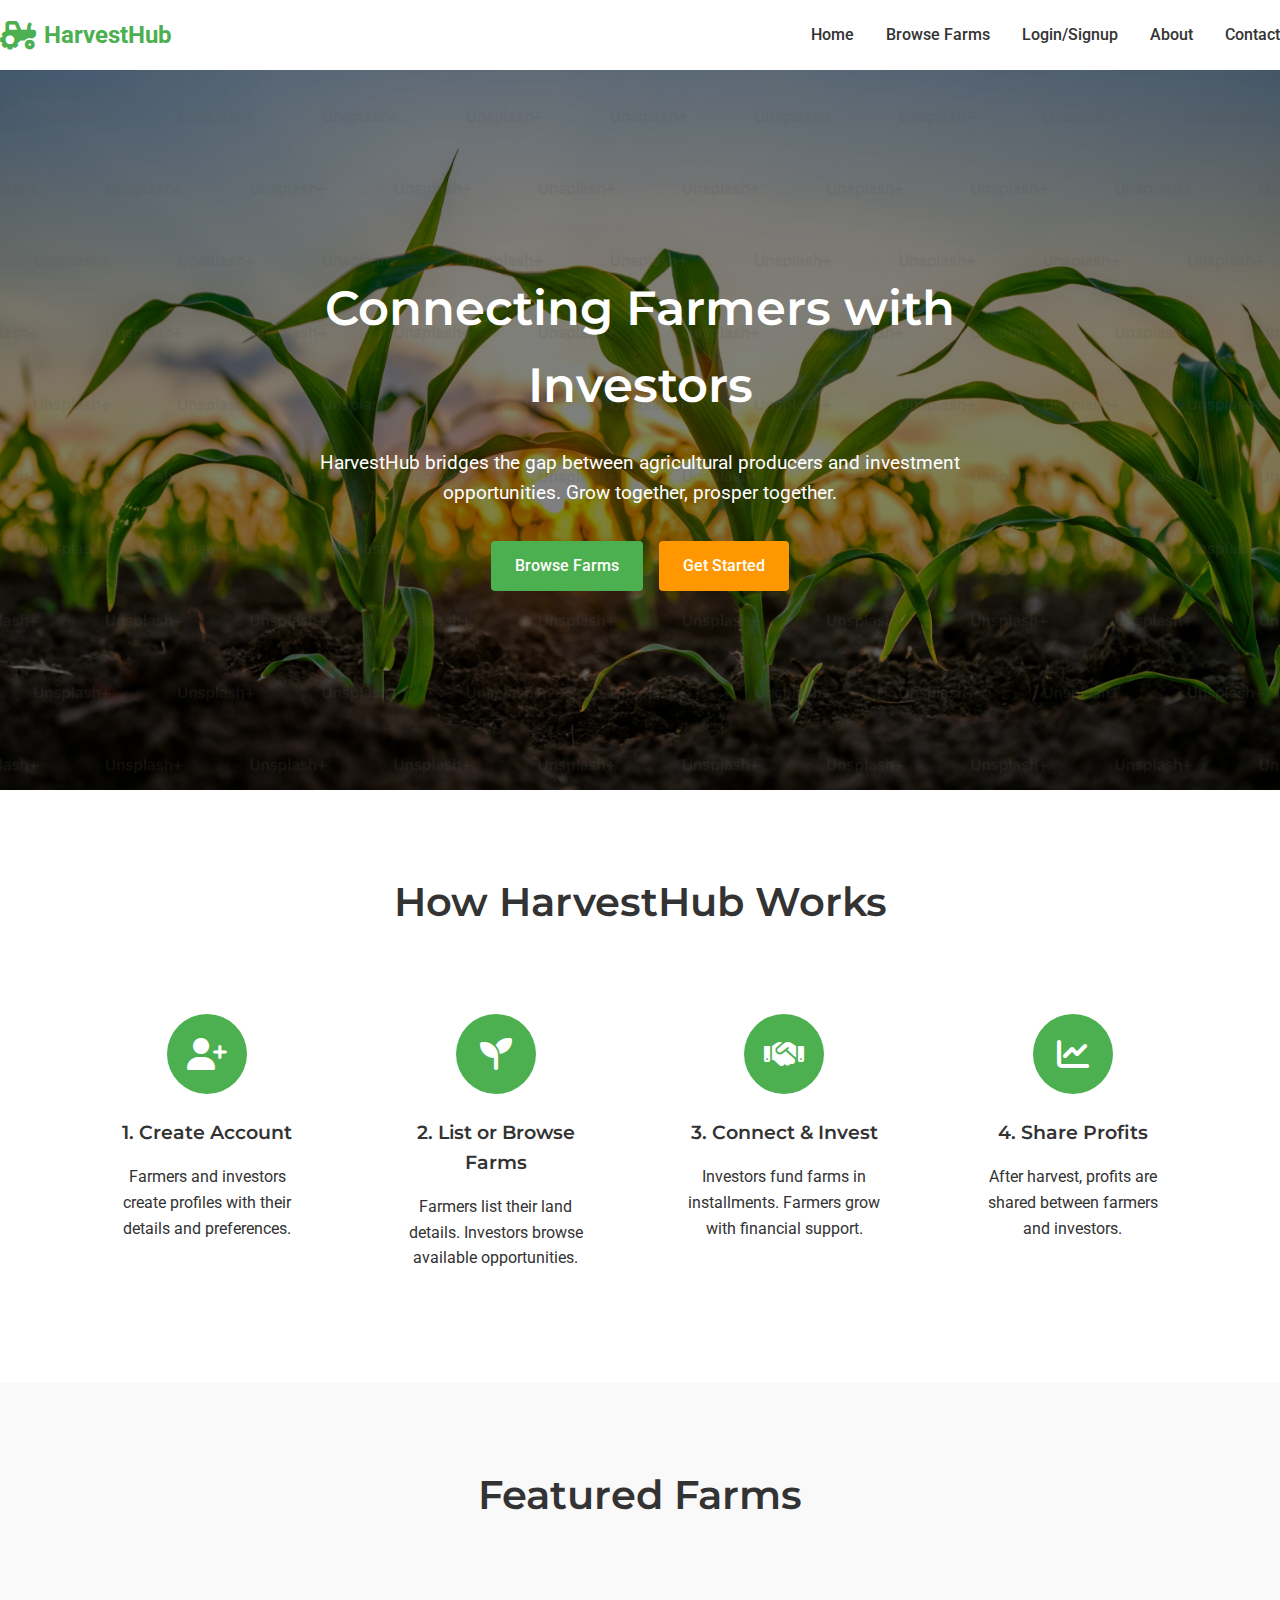
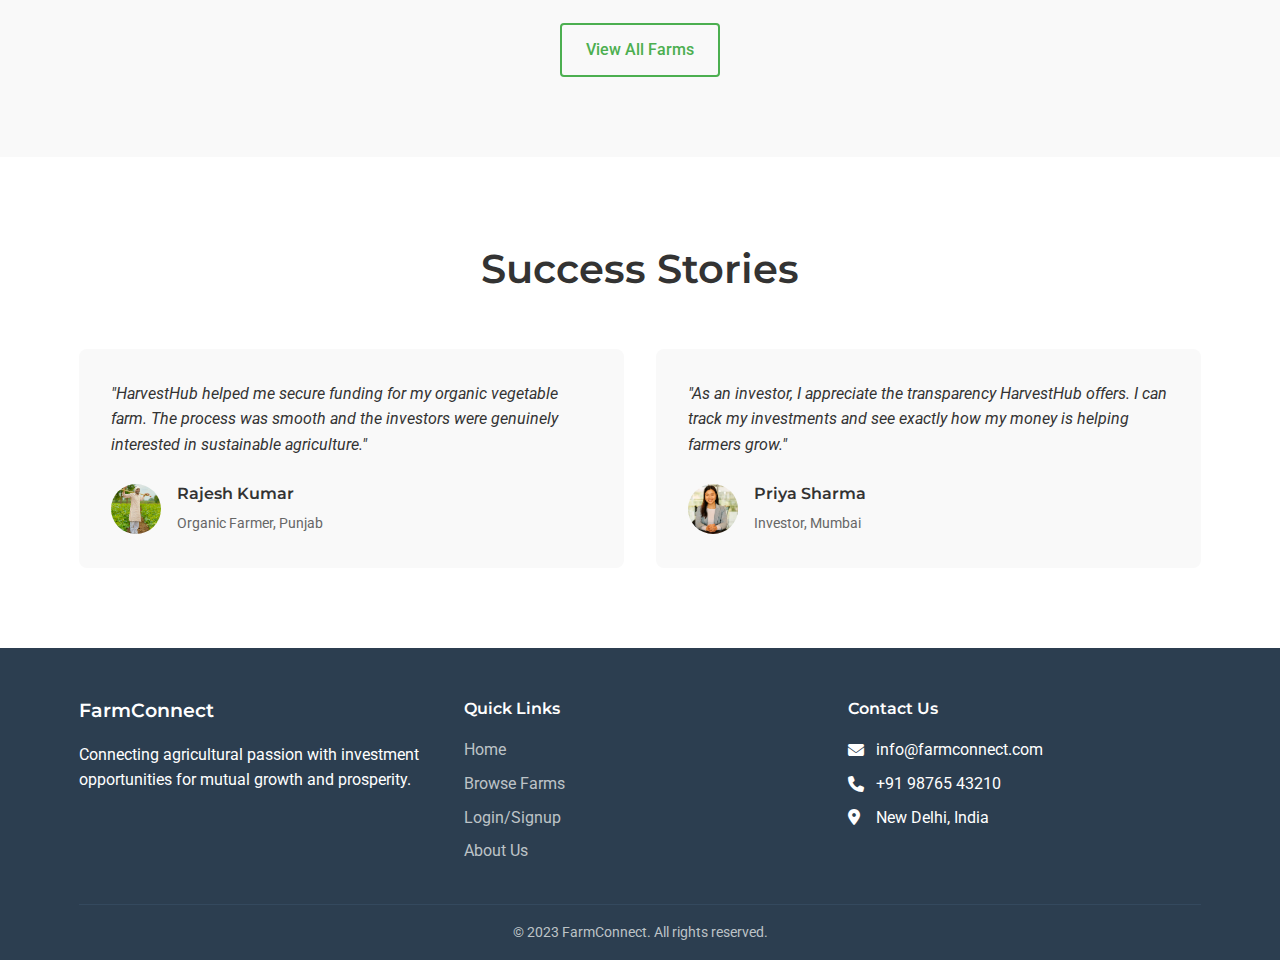
<file: index.html>
<!DOCTYPE html>
<html lang="en">
<head>
    <meta charset="UTF-8">
    <meta name="viewport" content="width=device-width, initial-scale=1.0">
    <title>HarvestHub - Connecting Farmers & Investors</title>
    <link rel="stylesheet" href="styles/main.css">
    <link href="https://fonts.googleapis.com/css2?family=Roboto:wght@300;400;500;700&family=Montserrat:wght@400;600;700&display=swap" rel="stylesheet">
    <link rel="stylesheet" href="https://cdnjs.cloudflare.com/ajax/libs/font-awesome/6.4.0/css/all.min.css">
</head>
<body>
    <!-- Navigation Bar -->
    <nav class="navbar">
        <div class="nav-container">
            <div class="nav-logo">
                <i class="fas fa-tractor"></i>
                <span>HarvestHub</span>
            </div>
            <ul class="nav-menu">
                <li class="nav-item"><a href="index.html" class="nav-link">Home</a></li>
                <li class="nav-item"><a href="browse-farms.html" class="nav-link">Browse Farms</a></li>
                <li class="nav-item"><a href="login.html" class="nav-link">Login/Signup</a></li>
                <li class="nav-item"><a href="#" class="nav-link">About</a></li>
                <li class="nav-item"><a href="#" class="nav-link">Contact</a></li>
            </ul>
            <div class="hamburger">
                <span class="bar"></span>
                <span class="bar"></span>
                <span class="bar"></span>
            </div>
        </div>
    </nav>

    <!-- Hero Section -->
    <section class="hero">
        <div class="hero-content">
            <h1>Connecting Farmers with Investors</h1>
            <p>HarvestHub bridges the gap between agricultural producers and investment opportunities. Grow together, prosper together.</p>
            <div class="hero-buttons">
                <a href="browse-farms.html" class="btn btn-primary">Browse Farms</a>
                <a href="login.html" class="btn btn-secondary">Get Started</a>
            </div>
        </div>
    </section>

    <!-- How It Works Section -->
    <section class="how-it-works">
        <div class="container">
            <h2>How HarvestHub Works</h2>
            <div class="steps">
                <div class="step">
                    <div class="step-icon">
                        <i class="fas fa-user-plus"></i>
                    </div>
                    <h3>1. Create Account</h3>
                    <p>Farmers and investors create profiles with their details and preferences.</p>
                </div>
                <div class="step">
                    <div class="step-icon">
                        <i class="fas fa-seedling"></i>
                    </div>
                    <h3>2. List or Browse Farms</h3>
                    <p>Farmers list their land details. Investors browse available opportunities.</p>
                </div>
                <div class="step">
                    <div class="step-icon">
                        <i class="fas fa-handshake"></i>
                    </div>
                    <h3>3. Connect & Invest</h3>
                    <p>Investors fund farms in installments. Farmers grow with financial support.</p>
                </div>
                <div class="step">
                    <div class="step-icon">
                        <i class="fas fa-chart-line"></i>
                    </div>
                    <h3>4. Share Profits</h3>
                    <p>After harvest, profits are shared between farmers and investors.</p>
                </div>
            </div>
        </div>
    </section>

    <!-- Featured Farms Section -->
    <section class="featured-farms">
        <div class="container">
            <h2>Featured Farms</h2>
            <div class="farms-grid">
                <!-- Farm cards will be dynamically loaded here -->
            </div>
            <div class="view-all">
                <a href="browse-farms.html" class="btn btn-outline">View All Farms</a>
            </div>
        </div>
    </section>

    <!-- Testimonials Section -->
    <section class="testimonials">
        <div class="container">
            <h2>Success Stories</h2>
            <div class="testimonial-cards">
                <div class="testimonial">
                    <div class="testimonial-content">
                        <p>"HarvestHub helped me secure funding for my organic vegetable farm. The process was smooth and the investors were genuinely interested in sustainable agriculture."</p>
                        <div class="testimonial-author">
                            <img src="images/farmer-profile.jpg" alt="Farmer">
                            <div>
                                <h4>Rajesh Kumar</h4>
                                <span>Organic Farmer, Punjab</span>
                            </div>
                        </div>
                    </div>
                </div>
                <div class="testimonial">
                    <div class="testimonial-content">
                        <p>"As an investor, I appreciate the transparency HarvestHub offers. I can track my investments and see exactly how my money is helping farmers grow."</p>
                        <div class="testimonial-author">
                            <img src="images/investor-profile.jpg" alt="Investor">
                            <div>
                                <h4>Priya Sharma</h4>
                                <span>Investor, Mumbai</span>
                            </div>
                        </div>
                    </div>
                </div>
            </div>
        </div>
    </section>

    <!-- Footer -->
    <footer class="footer">
        <div class="container">
            <div class="footer-content">
                <div class="footer-section">
                    <h3>FarmConnect</h3>
                    <p>Connecting agricultural passion with investment opportunities for mutual growth and prosperity.</p>
                </div>
                <div class="footer-section">
                    <h4>Quick Links</h4>
                    <ul>
                        <li><a href="index.html">Home</a></li>
                        <li><a href="browse-farms.html">Browse Farms</a></li>
                        <li><a href="login.html">Login/Signup</a></li>
                        <li><a href="#">About Us</a></li>
                    </ul>
                </div>
                <div class="footer-section">
                    <h4>Contact Us</h4>
                    <p><i class="fas fa-envelope"></i> info@farmconnect.com</p>
                    <p><i class="fas fa-phone"></i> +91 98765 43210</p>
                    <p><i class="fas fa-map-marker-alt"></i> New Delhi, India</p>
                </div>
            </div>
            <div class="footer-bottom">
                <p>&copy; 2023 FarmConnect. All rights reserved.</p>
            </div>
        </div>
    </footer>

    <script src="scripts/main.js"></script>
</body>
</html>
</file>
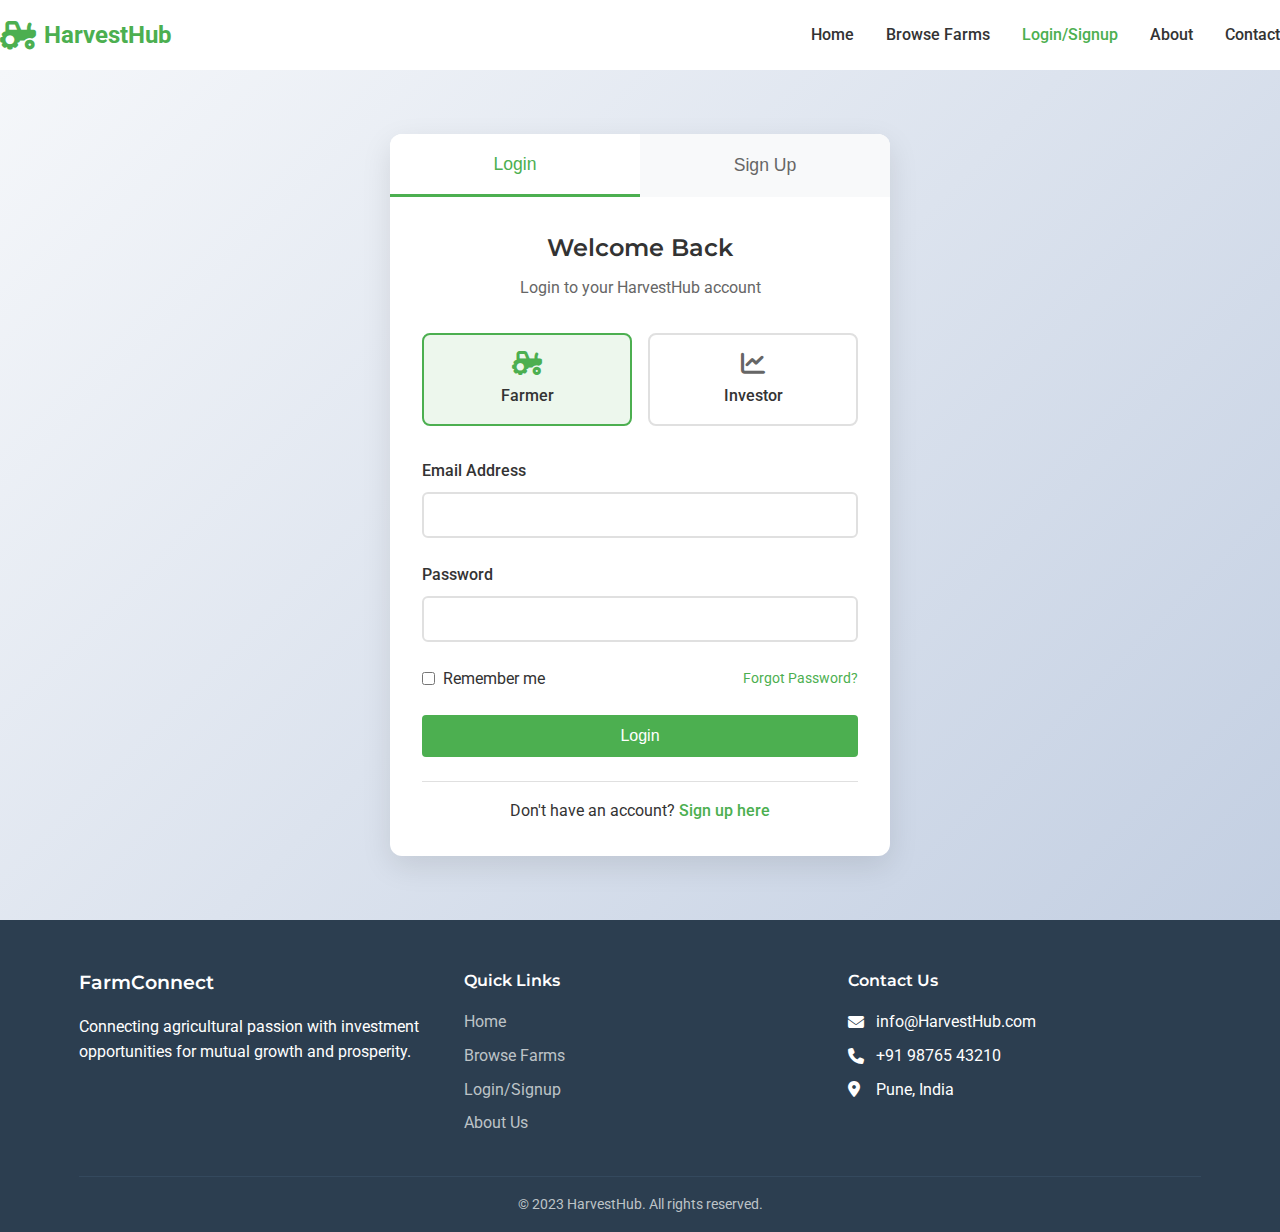
<file: farmer-dashboard.html>
<!DOCTYPE html>
<html lang="en">
<head>
    <meta charset="UTF-8">
    <meta name="viewport" content="width=device-width, initial-scale=1.0">
    <title>Farmer Dashboard - FarmConnect</title>
    <link rel="stylesheet" href="styles/main.css">
    <link rel="stylesheet" href="styles/dashboard.css">
    <link href="https://fonts.googleapis.com/css2?family=Roboto:wght@300;400;500;700&family=Montserrat:wght@400;600;700&display=swap" rel="stylesheet">
    <link rel="stylesheet" href="https://cdnjs.cloudflare.com/ajax/libs/font-awesome/6.4.0/css/all.min.css">
</head>
<body>
    <!-- Navigation Bar -->
    <nav class="navbar">
        <div class="nav-container">
            <div class="nav-logo">
                <i class="fas fa-tractor"></i>
                <span>FarmConnect</span>
            </div>
            <ul class="nav-menu">
                <li class="nav-item"><a href="index.html" class="nav-link">Home</a></li>
                <li class="nav-item"><a href="browse-farms.html" class="nav-link">Browse Farms</a></li>
                <li class="nav-item"><a href="farmer-dashboard.html" class="nav-link active">Dashboard</a></li>
                <li class="nav-item"><a href="#" class="nav-link">Messages</a></li>
                <li class="nav-item"><a href="#" class="nav-link logout">Logout</a></li>
            </ul>
            <div class="hamburger">
                <span class="bar"></span>
                <span class="bar"></span>
                <span class="bar"></span>
            </div>
        </div>
    </nav>

    <!-- Dashboard Header -->
    <section class="dashboard-header">
        <div class="container">
            <div class="dashboard-welcome">
                <h1>Welcome back, Rajesh!</h1>
                <p>Here's your farming dashboard and investment overview</p>
            </div>
        </div>
    </section>

    <!-- Dashboard Stats -->
    <section class="dashboard-stats">
        <div class="container">
            <div class="stats-grid">
                <div class="stat-card">
                    <div class="stat-icon">
                        <i class="fas fa-rupee-sign"></i>
                    </div>
                    <div class="stat-info">
                        <h3>₹2,45,000</h3>
                        <p>Total Investment Received</p>
                    </div>
                </div>
                <div class="stat-card">
                    <div class="stat-icon">
                        <i class="fas fa-users"></i>
                    </div>
                    <div class="stat-info">
                        <h3>8</h3>
                        <p>Active Investors</p>
                    </div>
                </div>
                <div class="stat-card">
                    <div class="stat-icon">
                        <i class="fas fa-chart-line"></i>
                    </div>
                    <div class="stat-info">
                        <h3>42%</h3>
                        <p>Funding Progress</p>
                    </div>
                </div>
                <div class="stat-card">
                    <div class="stat-icon">
                        <i class="fas fa-calendar-alt"></i>
                    </div>
                    <div class="stat-info">
                        <h3>65 Days</h3>
                        <p>Until Next Harvest</p>
                    </div>
                </div>
            </div>
        </div>
    </section>

    <!-- Dashboard Content -->
    <section class="dashboard-content">
        <div class="container">
            <div class="dashboard-grid">
                <!-- My Farms Section -->
                <div class="dashboard-section">
                    <div class="section-header">
                        <h2>My Farms</h2>
                        <button class="btn btn-primary" id="add-farm-btn">Add New Farm</button>
                    </div>
                    <div class="farms-list">
                        <div class="farm-item">
                            <div class="farm-image" style="background-image: url('images/farm1.jpg');"></div>
                            <div class="farm-details">
                                <h3>Organic Vegetable Farm</h3>
                                <p><i class="fas fa-map-marker-alt"></i> Punjab, India</p>
                                <div class="farm-stats">
                                    <div class="farm-stat">
                                        <span class="value">₹1,50,000</span>
                                        <span class="label">Investment Goal</span>
                                    </div>
                                    <div class="farm-stat">
                                        <span class="value">₹85,000</span>
                                        <span class="label">Raised</span>
                                    </div>
                                    <div class="farm-stat">
                                        <span class="value">5</span>
                                        <span class="label">Investors</span>
                                    </div>
                                </div>
                                <div class="farm-actions">
                                    <button class="btn btn-outline">View Details</button>
                                    <button class="btn btn-primary">Update Progress</button>
                                </div>
                            </div>
                        </div>
                        
                        <div class="farm-item">
                            <div class="farm-image" style="background-image: url('images/farm2.jpg');"></div>
                            <div class="farm-details">
                                <h3>Wheat Cultivation</h3>
                                <p><i class="fas fa-map-marker-alt"></i> Haryana, India</p>
                                <div class="farm-stats">
                                    <div class="farm-stat">
                                        <span class="value">₹3,00,000</span>
                                        <span class="label">Investment Goal</span>
                                    </div>
                                    <div class="farm-stat">
                                        <span class="value">₹1,60,000</span>
                                        <span class="label">Raised</span>
                                    </div>
                                    <div class="farm-stat">
                                        <span class="value">3</span>
                                        <span class="label">Investors</span>
                                    </div>
                                </div>
                                <div class="farm-actions">
                                    <button class="btn btn-outline">View Details</button>
                                    <button class="btn btn-primary">Update Progress</button>
                                </div>
                            </div>
                        </div>
                    </div>
                </div>

                <!-- Recent Activity Section -->
                <div class="dashboard-section">
                    <div class="section-header">
                        <h2>Recent Activity</h2>
                    </div>
                    <div class="activity-list">
                        <div class="activity-item">
                            <div class="activity-icon">
                                <i class="fas fa-user-plus"></i>
                            </div>
                            <div class="activity-content">
                                <p><strong>Priya Sharma</strong> invested ₹25,000 in your Organic Vegetable Farm</p>
                                <span class="activity-time">2 hours ago</span>
                            </div>
                        </div>
                        <div class="activity-item">
                            <div class="activity-icon">
                                <i class="fas fa-comment"></i>
                            </div>
                            <div class="activity-content">
                                <p><strong>Amit Patel</strong> sent you a message about your Wheat Cultivation farm</p>
                                <span class="activity-time">1 day ago</span>
                            </div>
                        </div>
                        <div class="activity-item">
                            <div class="activity-icon">
                                <i class="fas fa-chart-line"></i>
                            </div>
                            <div class="activity-content">
                                <p>Your Organic Vegetable Farm reached 65% of its funding goal</p>
                                <span class="activity-time">3 days ago</span>
                            </div>
                        </div>
                    </div>
                </div>

                <!-- Profit Sharing Section -->
                <div class="dashboard-section">
                    <div class="section-header">
                        <h2>Profit Sharing</h2>
                    </div>
                    <div class="profit-sharing">
                        <div class="profit-card">
                            <h3>Next Distribution</h3>
                            <div class="profit-details">
                                <div class="profit-item">
                                    <span>Estimated Profit:</span>
                                    <span class="amount">₹85,000</span>
                                </div>
                                <div class="profit-item">
                                    <span>Your Share (60%):</span>
                                    <span class="amount">₹51,000</span>
                                </div>
                                <div class="profit-item">
                                    <span>Investors Share (40%):</span>
                                    <span class="amount">₹34,000</span>
                                </div>
                                <div class="profit-item">
                                    <span>Distribution Date:</span>
                                    <span class="date">Dec 15, 2023</span>
                                </div>
                            </div>
                        </div>
                    </div>
                </div>
            </div>
        </div>
    </section>

    <!-- Footer -->
    <footer class="footer">
        <div class="container">
            <div class="footer-content">
                <div class="footer-section">
                    <h3>FarmConnect</h3>
                    <p>Connecting agricultural passion with investment opportunities for mutual growth and prosperity.</p>
                </div>
                <div class="footer-section">
                    <h4>Quick Links</h4>
                    <ul>
                        <li><a href="index.html">Home</a></li>
                        <li><a href="browse-farms.html">Browse Farms</a></li>
                        <li><a href="login.html">Login/Signup</a></li>
                        <li><a href="#">About Us</a></li>
                    </ul>
                </div>
                <div class="footer-section">
                    <h4>Contact Us</h4>
                    <p><i class="fas fa-envelope"></i> info@farmconnect.com</p>
                    <p><i class="fas fa-phone"></i> +91 98765 43210</p>
                    <p><i class="fas fa-map-marker-alt"></i> New Delhi, India</p>
                </div>
            </div>
            <div class="footer-bottom">
                <p>&copy; 2023 FarmConnect. All rights reserved.</p>
            </div>
        </div>
    </footer>

    <script src="scripts/dashboard.js"></script>
</body>
</html>
</file>
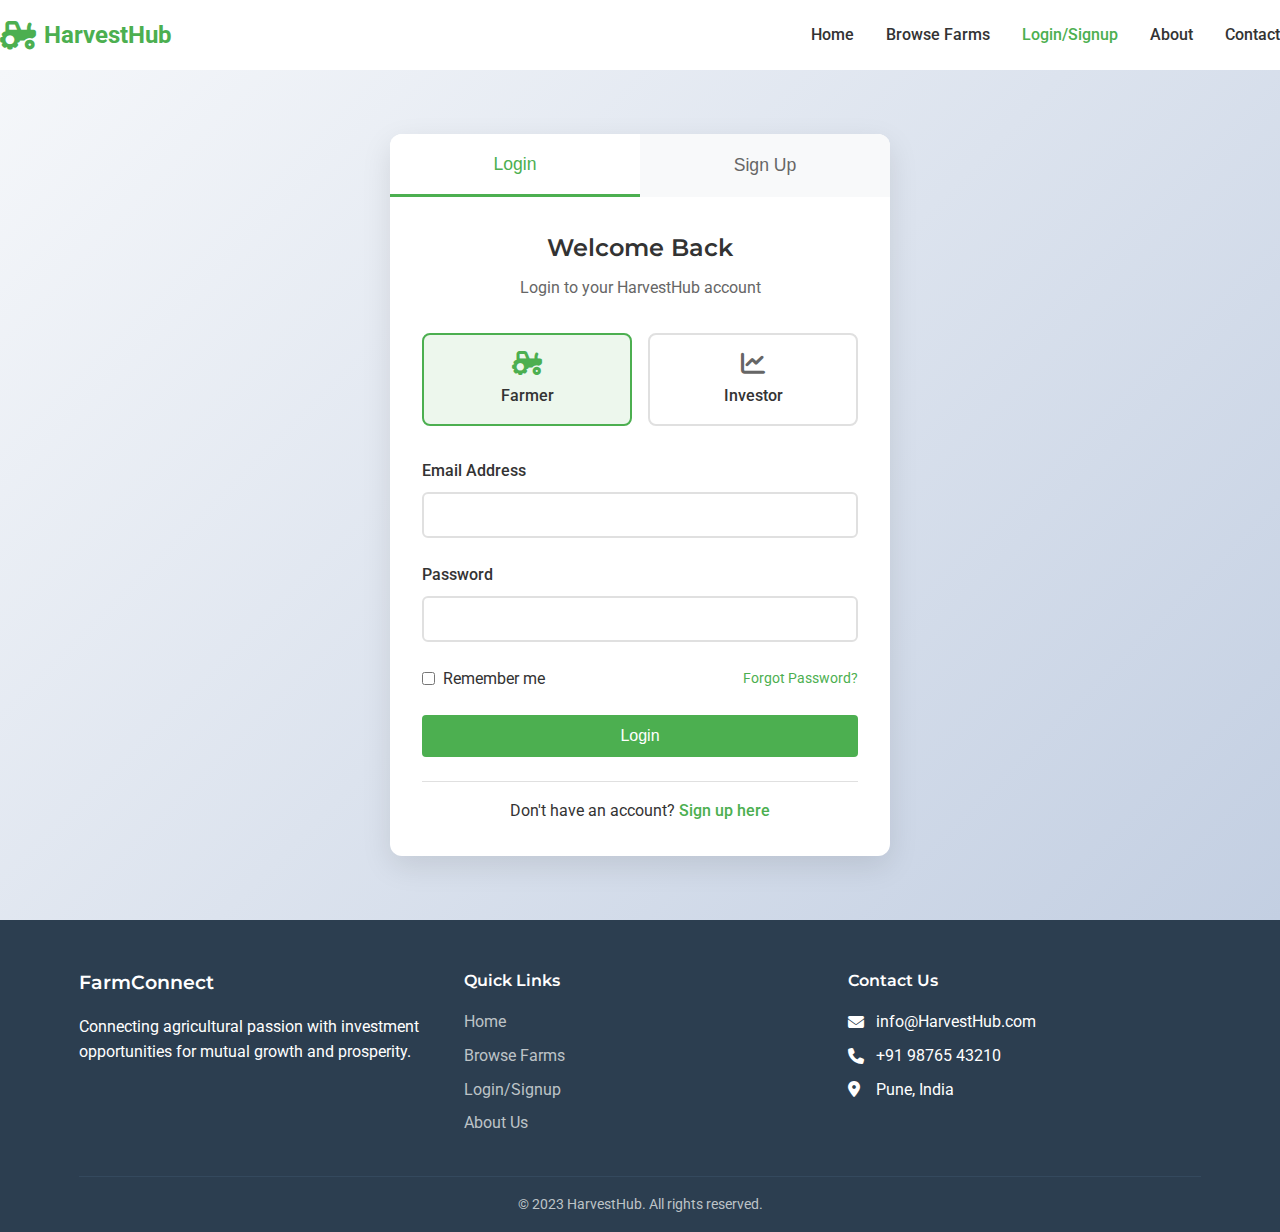
<file: investor-dashboard.html>
<!DOCTYPE html>
<html lang="en">
<head>
    <meta charset="UTF-8">
    <meta name="viewport" content="width=device-width, initial-scale=1.0">
    <title>Investor Dashboard - FarmConnect</title>
    <link rel="stylesheet" href="styles/main.css">
    <link rel="stylesheet" href="styles/dashboard.css">
    <link href="https://fonts.googleapis.com/css2?family=Roboto:wght@300;400;500;700&family=Montserrat:wght@400;600;700&display=swap" rel="stylesheet">
    <link rel="stylesheet" href="https://cdnjs.cloudflare.com/ajax/libs/font-awesome/6.4.0/css/all.min.css">
</head>
<body>
    <!-- Navigation Bar -->
    <nav class="navbar">
        <div class="nav-container">
            <div class="nav-logo">
                <i class="fas fa-tractor"></i>
                <span>FarmConnect</span>
            </div>
            <ul class="nav-menu">
                <li class="nav-item"><a href="index.html" class="nav-link">Home</a></li>
                <li class="nav-item"><a href="browse-farms.html" class="nav-link">Browse Farms</a></li>
                <li class="nav-item"><a href="investor-dashboard.html" class="nav-link active">Dashboard</a></li>
                <li class="nav-item"><a href="#" class="nav-link">Messages</a></li>
                <li class="nav-item"><a href="#" class="nav-link logout">Logout</a></li>
            </ul>
            <div class="hamburger">
                <span class="bar"></span>
                <span class="bar"></span>
                <span class="bar"></span>
            </div>
        </div>
    </nav>

    <!-- Dashboard Header -->
    <section class="dashboard-header">
        <div class="container">
            <div class="dashboard-welcome">
                <h1>Welcome back, Priya!</h1>
                <p>Track your investments and returns</p>
            </div>
        </div>
    </section>

    <!-- Dashboard Stats -->
    <section class="dashboard-stats">
        <div class="container">
            <div class="stats-grid">
                <div class="stat-card">
                    <div class="stat-icon">
                        <i class="fas fa-rupee-sign"></i>
                    </div>
                    <div class="stat-info">
                        <h3>₹4,75,000</h3>
                        <p>Total Invested</p>
                    </div>
                </div>
                <div class="stat-card">
                    <div class="stat-icon">
                        <i class="fas fa-chart-line"></i>
                    </div>
                    <div class="stat-info">
                        <h3>₹68,500</h3>
                        <p>Total Returns</p>
                    </div>
                </div>
                <div class="stat-card">
                    <div class="stat-icon">
                        <i class="fas fa-percentage"></i>
                    </div>
                    <div class="stat-info">
                        <h3>18.4%</h3>
                        <p>Average ROI</p>
                    </div>
                </div>
                <div class="stat-card">
                    <div class="stat-icon">
                        <i class="fas fa-seedling"></i>
                    </div>
                    <div class="stat-info">
                        <h3>7</h3>
                        <p>Active Farms</p>
                    </div>
                </div>
            </div>
        </div>
    </section>

    <!-- Dashboard Content -->
    <section class="dashboard-content">
        <div class="container">
            <div class="dashboard-grid">
                <!-- My Investments Section -->
                <div class="dashboard-section">
                    <div class="section-header">
                        <h2>My Investments</h2>
                        <button class="btn btn-primary" id="browse-farms-btn">Browse New Farms</button>
                    </div>
                    <div class="investments-list">
                        <div class="investment-item">
                            <div class="investment-image" style="background-image: url('images/farm1.jpg');"></div>
                            <div class="investment-details">
                                <h3>Organic Vegetable Farm</h3>
                                <p class="farmer-name">By Rajesh Kumar</p>
                                <div class="investment-stats">
                                    <div class="investment-stat">
                                        <span class="value">₹85,000</span>
                                        <span class="label">Your Investment</span>
                                    </div>
                                    <div class="investment-stat">
                                        <span class="value">₹12,750</span>
                                        <span class="label">Returns Received</span>
                                    </div>
                                    <div class="investment-stat">
                                        <span class="value">15%</span>
                                        <span class="label">ROI</span>
                                    </div>
                                </div>
                                <div class="investment-progress">
                                    <div class="progress-bar">
                                        <div class="progress-fill" style="width: 65%;"></div>
                                    </div>
                                    <div class="progress-text">
                                        <span>65% funded</span>
                                        <span>65 days to harvest</span>
                                    </div>
                                </div>
                                <div class="investment-actions">
                                    <button class="btn btn-outline">View Details</button>
                                    <button class="btn btn-primary">Add More</button>
                                </div>
                            </div>
                        </div>
                        
                        <div class="investment-item">
                            <div class="investment-image" style="background-image: url('images/farm3.jpg');"></div>
                            <div class="investment-details">
                                <h3>Dairy Farm Expansion</h3>
                                <p class="farmer-name">By Sanjay Mehta</p>
                                <div class="investment-stats">
                                    <div class="investment-stat">
                                        <span class="value">₹2,00,000</span>
                                        <span class="label">Your Investment</span>
                                    </div>
                                    <div class="investment-stat">
                                        <span class="value">₹45,000</span>
                                        <span class="label">Returns Received</span>
                                    </div>
                                    <div class="investment-stat">
                                        <span class="value">22.5%</span>
                                        <span class="label">ROI</span>
                                    </div>
                                </div>
                                <div class="investment-progress">
                                    <div class="progress-bar">
                                        <div class="progress-fill" style="width: 100%;"></div>
                                    </div>
                                    <div class="progress-text">
                                        <span>100% funded</span>
                                        <span>Harvest completed</span>
                                    </div>
                                </div>
                                <div class="investment-actions">
                                    <button class="btn btn-outline">View Details</button>
                                    <button class="btn btn-primary">Reinvest</button>
                                </div>
                            </div>
                        </div>
                    </div>
                </div>

                <!-- Recent Activity Section -->
                <div class="dashboard-section">
                    <div class="section-header">
                        <h2>Recent Activity</h2>
                    </div>
                    <div class="activity-list">
                        <div class="activity-item">
                            <div class="activity-icon">
                                <i class="fas fa-rupee-sign"></i>
                            </div>
                            <div class="activity-content">
                                <p>You received ₹8,500 return from <strong>Organic Vegetable Farm</strong></p>
                                <span class="activity-time">1 week ago</span>
                            </div>
                        </div>
                        <div class="activity-item">
                            <div class="activity-icon">
                                <i class="fas fa-comment"></i>
                            </div>
                            <div class="activity-content">
                                <p><strong>Rajesh Kumar</strong> updated progress on Organic Vegetable Farm</p>
                                <span class="activity-time">2 weeks ago</span>
                            </div>
                        </div>
                        <div class="activity-item">
                            <div class="activity-icon">
                                <i class="fas fa-plus"></i>
                            </div>
                            <div class="activity-content">
                                <p>You invested ₹25,000 in <strong>Wheat Cultivation Farm</strong></p>
                                <span class="activity-time">3 weeks ago</span>
                            </div>
                        </div>
                    </div>
                </div>

                <!-- Portfolio Performance Section -->
                <div class="dashboard-section">
                    <div class="section-header">
                        <h2>Portfolio Performance</h2>
                    </div>
                    <div class="portfolio-performance">
                        <div class="performance-chart">
                            <!-- Simple chart representation -->
                            <div class="chart-placeholder">
                                <p>Investment Growth Chart</p>
                                <div class="chart-bars">
                                    <div class="chart-bar" style="height: 40%;">Jan</div>
                                    <div class="chart-bar" style="height: 55%;">Feb</div>
                                    <div class="chart-bar" style="height: 70%;">Mar</div>
                                    <div class="chart-bar" style="height: 65%;">Apr</div>
                                    <div class="chart-bar" style="height: 80%;">May</div>
                                    <div class="chart-bar" style="height: 95%;">Jun</div>
                                    <div class="chart-bar" style="height: 100%;">Jul</div>
                                </div>
                            </div>
                        </div>
                        <div class="performance-summary">
                            <div class="summary-item">
                                <span>Current Portfolio Value:</span>
                                <span class="value">₹5,43,500</span>
                            </div>
                            <div class="summary-item">
                                <span>Total Invested:</span>
                                <span class="value">₹4,75,000</span>
                            </div>
                            <div class="summary-item">
                                <span>Net Profit:</span>
                                <span class="value profit">₹68,500</span>
                            </div>
                        </div>
                    </div>
                </div>
            </div>
        </div>
    </section>

    <!-- Footer -->
    <footer class="footer">
        <div class="container">
            <div class="footer-content">
                <div class="footer-section">
                    <h3>FarmConnect</h3>
                    <p>Connecting agricultural passion with investment opportunities for mutual growth and prosperity.</p>
                </div>
                <div class="footer-section">
                    <h4>Quick Links</h4>
                    <ul>
                        <li><a href="index.html">Home</a></li>
                        <li><a href="browse-farms.html">Browse Farms</a></li>
                        <li><a href="login.html">Login/Signup</a></li>
                        <li><a href="#">About Us</a></li>
                    </ul>
                </div>
                <div class="footer-section">
                    <h4>Contact Us</h4>
                    <p><i class="fas fa-envelope"></i> info@farmconnect.com</p>
                    <p><i class="fas fa-phone"></i> +91 98765 43210</p>
                    <p><i class="fas fa-map-marker-alt"></i> New Delhi, India</p>
                </div>
            </div>
            <div class="footer-bottom">
                <p>&copy; 2023 FarmConnect. All rights reserved.</p>
            </div>
        </div>
    </footer>

    <script src="scripts/dashboard.js"></script>
</body>
</html>
</file>
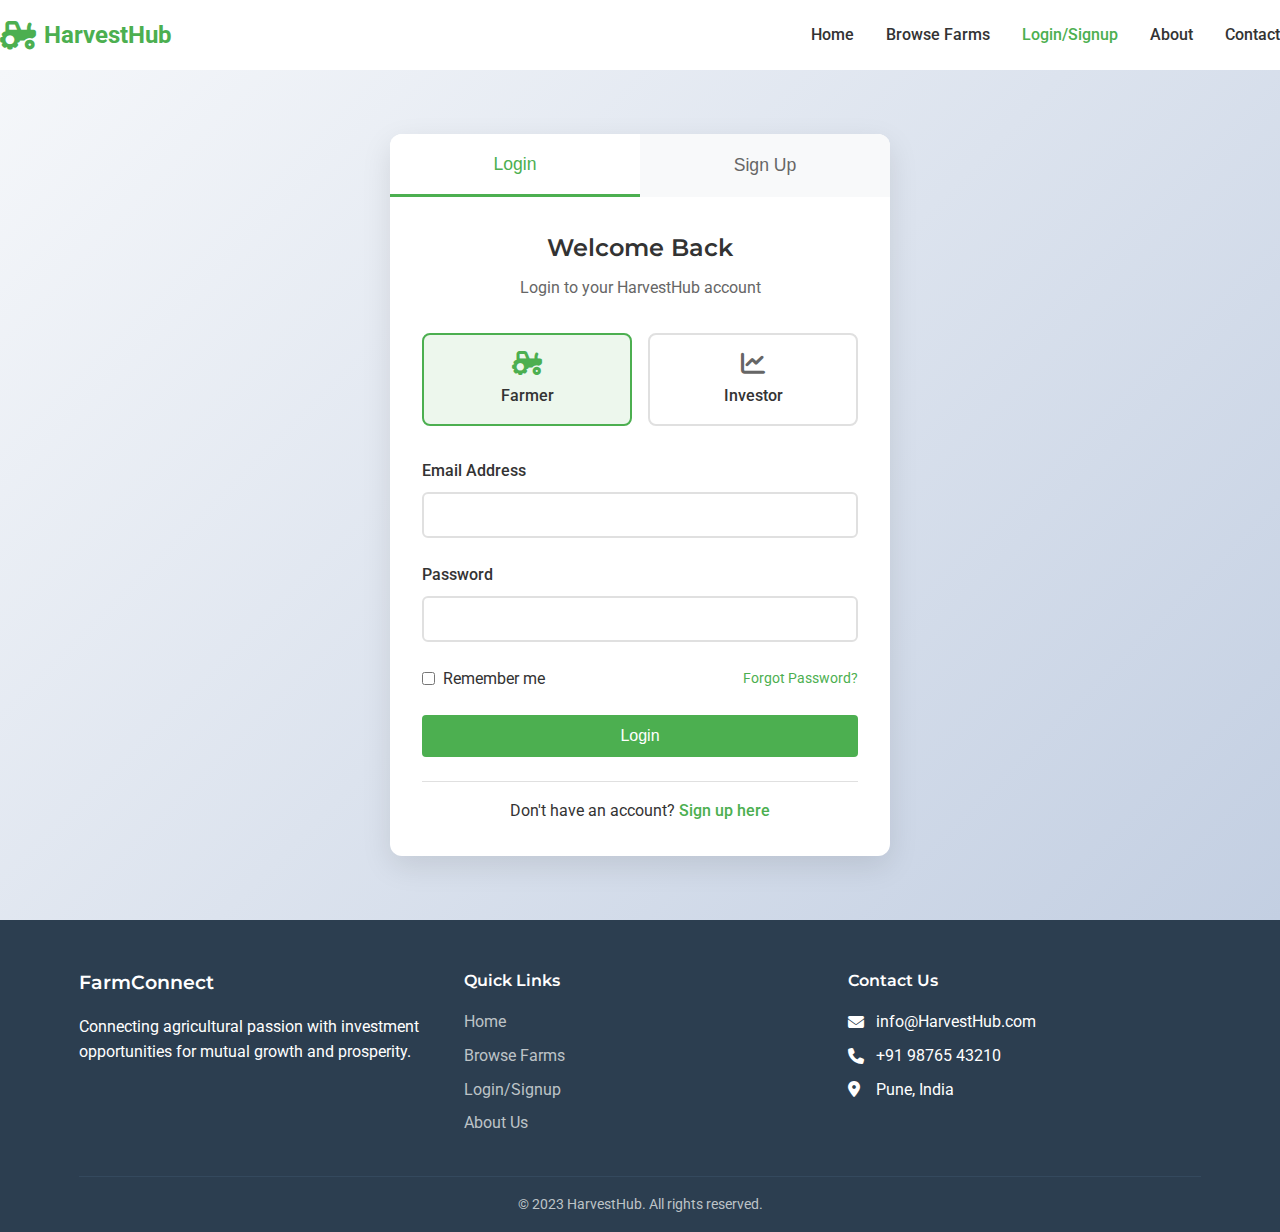
<file: login.html>
<!DOCTYPE html>
<html lang="en">
<head>
    <meta charset="UTF-8">
    <meta name="viewport" content="width=device-width, initial-scale=1.0">
    <title>Login/Signup - HarvestHub</title>
    <link rel="stylesheet" href="styles/main.css">
    <link rel="stylesheet" href="styles/auth.css">
    <link href="https://fonts.googleapis.com/css2?family=Roboto:wght@300;400;500;700&family=Montserrat:wght@400;600;700&display=swap" rel="stylesheet">
    <link rel="stylesheet" href="https://cdnjs.cloudflare.com/ajax/libs/font-awesome/6.4.0/css/all.min.css">
</head>
<body>
    <!-- Navigation Bar -->
    <nav class="navbar">
        <div class="nav-container">
            <div class="nav-logo">
                <i class="fas fa-tractor"></i>
                <span>HarvestHub</span>
            </div>
            <ul class="nav-menu">
                <li class="nav-item"><a href="index.html" class="nav-link">Home</a></li>
                <li class="nav-item"><a href="browse-farms.html" class="nav-link">Browse Farms</a></li>
                <li class="nav-item"><a href="login.html" class="nav-link active">Login/Signup</a></li>
                <li class="nav-item"><a href="#" class="nav-link">About</a></li>
                <li class="nav-item"><a href="#" class="nav-link">Contact</a></li>
            </ul>
            <div class="hamburger">
                <span class="bar"></span>
                <span class="bar"></span>
                <span class="bar"></span>
            </div>
        </div>
    </nav>

    <!-- Auth Section -->
    <section class="auth-section">
        <div class="container">
            <div class="auth-container">
                <div class="auth-tabs">
                    <button class="tab-btn active" data-tab="login">Login</button>
                    <button class="tab-btn" data-tab="signup">Sign Up</button>
                </div>

                <!-- Login Form -->
                <div class="auth-form active" id="login-form">
                    <h2>Welcome Back</h2>
                    <p>Login to your HarvestHub account</p>
                    
                    <div class="role-selection">
                        <div class="role-option">
                            <input type="radio" id="farmer-login" name="login-role" value="farmer" checked>
                            <label for="farmer-login">
                                <i class="fas fa-tractor"></i>
                                <span>Farmer</span>
                            </label>
                        </div>
                        <div class="role-option">
                            <input type="radio" id="investor-login" name="login-role" value="investor">
                            <label for="investor-login">
                                <i class="fas fa-chart-line"></i>
                                <span>Investor</span>
                            </label>
                        </div>
                    </div>

                    <form id="loginForm">
                        <div class="form-group">
                            <label for="login-email">Email Address</label>
                            <input type="email" id="login-email" required>
                        </div>
                        <div class="form-group">
                            <label for="login-password">Password</label>
                            <input type="password" id="login-password" required>
                        </div>
                        <div class="form-options">
                            <label class="checkbox">
                                <input type="checkbox" id="remember-me">
                                <span>Remember me</span>
                            </label>
                            <a href="#" class="forgot-password">Forgot Password?</a>
                        </div>
                        <button type="submit" class="btn btn-primary btn-full">Login</button>
                    </form>
                    
                    <div class="auth-redirect">
                        <p>Don't have an account? <a href="#" class="switch-to-signup">Sign up here</a></p>
                    </div>
                </div>

                <!-- Signup Form -->
                <div class="auth-form" id="signup-form">
                    <h2>Join HarvestHub</h2>
                    <p>Create your account to get started</p>
                    
                    <div class="role-selection">
                        <div class="role-option">
                            <input type="radio" id="farmer-signup" name="signup-role" value="farmer" checked>
                            <label for="farmer-signup">
                                <i class="fas fa-tractor"></i>
                                <span>Farmer</span>
                            </label>
                        </div>
                        <div class="role-option">
                            <input type="radio" id="investor-signup" name="signup-role" value="investor">
                            <label for="investor-signup">
                                <i class="fas fa-chart-line"></i>
                                <span>Investor</span>
                            </label>
                        </div>
                    </div>

                    <form id="signupForm">
                        <div class="form-group">
                            <label for="signup-name">Full Name</label>
                            <input type="text" id="signup-name" required>
                        </div>
                        <div class="form-group">
                            <label for="signup-email">Email Address</label>
                            <input type="email" id="signup-email" required>
                        </div>
                        <div class="form-group">
                            <label for="signup-phone">Phone Number</label>
                            <input type="tel" id="signup-phone" required>
                        </div>
                        <div class="form-group">
                            <label for="signup-password">Password</label>
                            <input type="password" id="signup-password" required>
                        </div>
                        <div class="form-group">
                            <label for="signup-confirm-password">Confirm Password</label>
                            <input type="password" id="signup-confirm-password" required>
                        </div>
                        <div class="form-group farmer-specific">
                            <label for="farm-location">Farm Location</label>
                            <input type="text" id="farm-location" placeholder="Enter your farm location">
                        </div>
                        <div class="form-group investor-specific" style="display: none;">
                            <label for="investment-range">Investment Range</label>
                            <select id="investment-range">
                                <option value="small">₹50,000 - ₹2,00,000</option>
                                <option value="medium">₹2,00,000 - ₹5,00,000</option>
                                <option value="large">₹5,00,000+</option>
                            </select>
                        </div>
                        <div class="form-options">
                            <label class="checkbox">
                                <input type="checkbox" id="terms-agreement" required>
                                <span>I agree to the <a href="#">Terms of Service</a> and <a href="#">Privacy Policy</a></span>
                            </label>
                        </div>
                        <button type="submit" class="btn btn-primary btn-full">Create Account</button>
                    </form>
                    
                    <div class="auth-redirect">
                        <p>Already have an account? <a href="#" class="switch-to-login">Login here</a></p>
                    </div>
                </div>
            </div>
        </div>
    </section>

    <!-- Footer -->
    <footer class="footer">
        <div class="container">
            <div class="footer-content">
                <div class="footer-section">
                    <h3>FarmConnect</h3>
                    <p>Connecting agricultural passion with investment opportunities for mutual growth and prosperity.</p>
                </div>
                <div class="footer-section">
                    <h4>Quick Links</h4>
                    <ul>
                        <li><a href="index.html">Home</a></li>
                        <li><a href="browse-farms.html">Browse Farms</a></li>
                        <li><a href="login.html">Login/Signup</a></li>
                        <li><a href="#">About Us</a></li>
                    </ul>
                </div>
                <div class="footer-section">
                    <h4>Contact Us</h4>
                    <p><i class="fas fa-envelope"></i> info@HarvestHub.com</p>
                    <p><i class="fas fa-phone"></i> +91 98765 43210</p>
                    <p><i class="fas fa-map-marker-alt"></i> Pune, India</p>
                </div>
            </div>
            <div class="footer-bottom">
                <p>&copy; 2023 HarvestHub. All rights reserved.</p>
            </div>
        </div>
    </footer>

    <script src="scripts/auth.js"></script>
</body>
</html>
</file>
<file: styles/dashboard.css>
/* Dashboard Specific Styles */
.dashboard-header {
    background: linear-gradient(135deg, var(--primary-color), var(--primary-dark));
    color: var(--white);
    padding: 2rem 0;
}

.dashboard-welcome h1 {
    font-size: 2.5rem;
    margin-bottom: 0.5rem;
}

.dashboard-stats {
    padding: 2rem 0;
    background-color: var(--white);
}

.stats-grid {
    display: grid;
    grid-template-columns: repeat(auto-fit, minmax(250px, 1fr));
    gap: 1.5rem;
}

.stat-card {
    display: flex;
    align-items: center;
    padding: 1.5rem;
    background-color: var(--background-light);
    border-radius: 8px;
    box-shadow: var(--shadow);
}

.stat-icon {
    width: 60px;
    height: 60px;
    background-color: var(--primary-color);
    border-radius: 50%;
    display: flex;
    align-items: center;
    justify-content: center;
    margin-right: 1rem;
    color: var(--white);
    font-size: 1.5rem;
}

.stat-info h3 {
    margin-bottom: 0.5rem;
    font-size: 1.8rem;
}

.stat-info p {
    color: var(--text-light);
}

.dashboard-content {
    padding: 2rem 0;
    background-color: var(--background-light);
}

.dashboard-grid {
    display: grid;
    grid-template-columns: 2fr 1fr;
    gap: 2rem;
}

.dashboard-section {
    background-color: var(--white);
    border-radius: 8px;
    padding: 1.5rem;
    box-shadow: var(--shadow);
    margin-bottom: 2rem;
}

.section-header {
    display: flex;
    justify-content: space-between;
    align-items: center;
    margin-bottom: 1.5rem;
    padding-bottom: 1rem;
    border-bottom: 1px solid var(--border-color);
}

.section-header h2 {
    margin-bottom: 0;
}

/* Farm/Investment Items */
.farm-item, .investment-item {
    display: flex;
    border: 1px solid var(--border-color);
    border-radius: 8px;
    margin-bottom: 1.5rem;
    overflow: hidden;
}

.farm-image, .investment-image {
    width: 200px;
    height: 150px;
    background-size: cover;
    background-position: center;
    flex-shrink: 0;
}

.farm-details, .investment-details {
    padding: 1rem;
    flex-grow: 1;
}

.farm-details h3, .investment-details h3 {
    margin-bottom: 0.5rem;
}

.farmer-name {
    color: var(--text-light);
    margin-bottom: 1rem;
}

.farm-stats, .investment-stats {
    display: flex;
    justify-content: space-between;
    margin-bottom: 1rem;
}

.farm-stat, .investment-stat {
    text-align: center;
}

.farm-stat .value, .investment-stat .value {
    display: block;
    font-weight: 700;
    font-size: 1.2rem;
    color: var(--primary-color);
}

.farm-stat .label, .investment-stat .label {
    font-size: 0.8rem;
    color: var(--text-light);
}

.farm-actions, .investment-actions {
    display: flex;
    gap: 0.5rem;
}

/* Progress Bars */
.farm-progress, .investment-progress {
    margin-bottom: 1rem;
}

.progress-bar {
    height: 8px;
    background-color: #e0e0e0;
    border-radius: 4px;
    overflow: hidden;
}

.progress-fill {
    height: 100%;
    background-color: var(--primary-color);
    transition: width 0.3s ease;
}

.progress-text {
    display: flex;
    justify-content: space-between;
    font-size: 0.8rem;
    color: var(--text-light);
    margin-top: 0.5rem;
}

/* Activity List */
.activity-list {
    max-height: 400px;
    overflow-y: auto;
}

.activity-item {
    display: flex;
    padding: 1rem 0;
    border-bottom: 1px solid var(--border-color);
}

.activity-item:last-child {
    border-bottom: none;
}

.activity-icon {
    width: 40px;
    height: 40px;
    background-color: var(--background-light);
    border-radius: 50%;
    display: flex;
    align-items: center;
    justify-content: center;
    margin-right: 1rem;
    color: var(--primary-color);
}

.activity-content p {
    margin-bottom: 0.5rem;
}

.activity-time {
    font-size: 0.8rem;
    color: var(--text-light);
}

/* Profit Sharing */
.profit-sharing, .portfolio-performance {
    margin-top: 1rem;
}

.profit-card {
    background-color: var(--background-light);
    padding: 1.5rem;
    border-radius: 8px;
}

.profit-details, .performance-summary {
    margin-top: 1rem;
}

.profit-item, .summary-item {
    display: flex;
    justify-content: space-between;
    padding: 0.5rem 0;
    border-bottom: 1px solid var(--border-color);
}

.profit-item:last-child, .summary-item:last-child {
    border-bottom: none;
}

.amount, .value {
    font-weight: 600;
}

.profit {
    color: var(--primary-color);
}

/* Chart Placeholder */
.chart-placeholder {
    text-align: center;
    padding: 2rem;
    background-color: var(--background-light);
    border-radius: 8px;
}

.chart-bars {
    display: flex;
    justify-content: space-around;
    align-items: end;
    height: 200px;
    margin-top: 1rem;
}

.chart-bar {
    width: 30px;
    background-color: var(--primary-color);
    border-radius: 4px 4px 0 0;
    text-align: center;
    color: var(--white);
    font-size: 0.8rem;
    padding-top: 0.5rem;
}

/* Responsive Design */
@media (max-width: 768px) {
    .dashboard-grid {
        grid-template-columns: 1fr;
    }
    
    .farm-item, .investment-item {
        flex-direction: column;
    }
    
    .farm-image, .investment-image {
        width: 100%;
        height: 150px;
    }
    
    .section-header {
        flex-direction: column;
        align-items: flex-start;
    }
    
    .section-header .btn {
        margin-top: 1rem;
        align-self: stretch;
    }
    
    .farm-stats, .investment-stats {
        flex-direction: column;
        gap: 1rem;
    }
    
    .farm-actions, .investment-actions {
        flex-direction: column;
    }
}
</file>
<file: styles/auth.css>
/* Authentication Specific Styles */
.auth-section {
    padding: 4rem 0;
    background: linear-gradient(135deg, #f5f7fa 0%, #c3cfe2 100%);
    min-height: calc(100vh - 200px);
    display: flex;
    align-items: center;
}

.auth-container {
    max-width: 500px;
    margin: 0 auto;
    background-color: var(--white);
    border-radius: 12px;
    box-shadow: 0 10px 30px rgba(0, 0, 0, 0.1);
    overflow: hidden;
}

.auth-tabs {
    display: flex;
    background-color: #f8f9fa;
}

.tab-btn {
    flex: 1;
    padding: 1.2rem;
    background-color: transparent;
    border: none;
    font-size: 1.1rem;
    font-weight: 500;
    cursor: pointer;
    transition: all 0.3s ease;
    color: var(--text-light);
}

.tab-btn.active {
    background-color: var(--white);
    color: var(--primary-color);
    border-bottom: 3px solid var(--primary-color);
}

.auth-form {
    padding: 2rem;
    display: none;
}

.auth-form.active {
    display: block;
}

.auth-form h2 {
    text-align: center;
    margin-bottom: 0.5rem;
    color: var(--text-dark);
}

.auth-form > p {
    text-align: center;
    color: var(--text-light);
    margin-bottom: 2rem;
}

/* Role Selection */
.role-selection {
    display: flex;
    gap: 1rem;
    margin-bottom: 2rem;
}

.role-option {
    flex: 1;
}

.role-option input[type="radio"] {
    display: none;
}

.role-option label {
    display: flex;
    flex-direction: column;
    align-items: center;
    padding: 1rem;
    border: 2px solid var(--border-color);
    border-radius: 8px;
    cursor: pointer;
    transition: all 0.3s ease;
    text-align: center;
}

.role-option label i {
    font-size: 1.5rem;
    margin-bottom: 0.5rem;
    color: var(--text-light);
}

.role-option label span {
    font-weight: 500;
}

.role-option input[type="radio"]:checked + label {
    border-color: var(--primary-color);
    background-color: rgba(76, 175, 80, 0.1);
}

.role-option input[type="radio"]:checked + label i {
    color: var(--primary-color);
}

/* Form Styles */
.form-group {
    margin-bottom: 1.5rem;
}

.form-group label {
    display: block;
    margin-bottom: 0.5rem;
    font-weight: 500;
    color: var(--text-dark);
}

.form-group input,
.form-group select {
    width: 100%;
    padding: 12px;
    border: 2px solid var(--border-color);
    border-radius: 6px;
    font-size: 16px;
    transition: border-color 0.3s ease;
}

.form-group input:focus,
.form-group select:focus {
    outline: none;
    border-color: var(--primary-color);
}

.form-options {
    display: flex;
    justify-content: space-between;
    align-items: center;
    margin-bottom: 1.5rem;
}

.checkbox {
    display: flex;
    align-items: center;
    cursor: pointer;
}

.checkbox input {
    margin-right: 0.5rem;
}

.forgot-password {
    color: var(--primary-color);
    text-decoration: none;
    font-size: 0.9rem;
}

.forgot-password:hover {
    text-decoration: underline;
}

.btn-full {
    margin-bottom: 1.5rem;
}

.auth-redirect {
    text-align: center;
    padding-top: 1rem;
    border-top: 1px solid var(--border-color);
}

.auth-redirect a {
    color: var(--primary-color);
    text-decoration: none;
    font-weight: 500;
}

.auth-redirect a:hover {
    text-decoration: underline;
}

/* Farmer/Investor Specific Fields */
.farmer-specific,
.investor-specific {
    transition: all 0.3s ease;
}

/* Responsive Design */
@media (max-width: 768px) {
    .auth-container {
        margin: 1rem;
    }
    
    .role-selection {
        flex-direction: column;
    }
    
    .form-options {
        flex-direction: column;
        align-items: flex-start;
        gap: 1rem;
    }
    
    .auth-form {
        padding: 1.5rem;
    }
}

@media (max-width: 480px) {
    .auth-section {
        padding: 2rem 0;
    }
    
    .auth-tabs {
        flex-direction: column;
    }
    
    .tab-btn {
        padding: 1rem;
    }
}
</file>
<file: styles/main.css>
/* Reset and Base Styles */
* {
    margin: 0;
    padding: 0;
    box-sizing: border-box;
}

:root {
    --primary-color: #4CAF50;
    --primary-dark: #388E3C;
    --secondary-color: #FF9800;
    --text-dark: #333;
    --text-light: #666;
    --background-light: #f9f9f9;
    --white: #fff;
    --border-color: #e0e0e0;
    
}

body {
    font-family: 'Roboto', sans-serif;
    line-height: 1.6;
    color: var(--text-dark);
    background-color: var(--background-light);
}

h1, h2, h3, h4, h5, h6 {
    font-family: 'Montserrat', sans-serif;
    font-weight: 600;
    margin-bottom: 1rem;
}

.container {
    width: 90%;
    max-width: 1200px;
    margin: 0 auto;
    padding: 0 15px;
}

.btn {
    display: inline-block;
    padding: 12px 24px;
    border: none;
    border-radius: 4px;
    font-size: 16px;
    font-weight: 500;
    text-decoration: none;
    cursor: pointer;
    transition: all 0.3s ease;
}

.btn-primary {
    background-color: var(--primary-color);
    color: var(--white);
}

.btn-primary:hover {
    background-color: var(--primary-dark);
}

.btn-secondary {
    background-color: var(--secondary-color);
    color: var(--white);
}

.btn-secondary:hover {
    background-color: #F57C00;
}

.btn-outline {
    background-color: transparent;
    color: var(--primary-color);
    border: 2px solid var(--primary-color);
}

.btn-outline:hover {
    background-color: var(--primary-color);
    color: var(--white);
}

.btn-full {
    width: 100%;
}

/* Navigation Bar */
.navbar {
    background-color: var(--white);
    box-shadow: var(--shadow);
    position: sticky;
    top: 0;
    z-index: 1000;
}

.nav-container {
    display: flex;
    justify-content: space-between;
    align-items: center;
    padding: 1rem 0;
}

.nav-logo {
    display: flex;
    align-items: center;
    font-size: 1.5rem;
    font-weight: 700;
    color: var(--primary-color);
}

.nav-logo i {
    margin-right: 0.5rem;
    font-size: 1.8rem;
}

.nav-menu {
    display: flex;
    list-style: none;
}

.nav-item {
    margin-left: 2rem;
}

.nav-link {
    text-decoration: none;
    color: var(--text-dark);
    font-weight: 500;
    transition: color 0.3s ease;
}

.nav-link:hover, .nav-link.active {
    color: var(--primary-color);
}

.hamburger {
    display: none;
    flex-direction: column;
    cursor: pointer;
}

.bar {
    width: 25px;
    height: 3px;
    background-color: var(--text-dark);
    margin: 3px 0;
    transition: 0.3s;
}

/* Hero Section */
.hero {
    background: linear-gradient(rgba(0, 0, 0, 0.5), rgba(0, 0, 0, 0.5)), url('../images/farm-bg.jpg') no-repeat center center/cover;
    height: 80vh;
    display: flex;
    align-items: center;
    color: var(--white);
    text-align: center;
}

.hero-content {
    max-width: 800px;
    margin: 0 auto;
    padding: 2rem;
}

.hero h1 {
    font-size: 3rem;
    margin-bottom: 1.5rem;
}

.hero p {
    font-size: 1.2rem;
    margin-bottom: 2rem;
}

.hero-buttons {
    display: flex;
    justify-content: center;
    gap: 1rem;
}

/* How It Works Section */
.how-it-works {
    padding: 5rem 0;
    background-color: var(--white);
    text-align: center;
}

.how-it-works h2 {
    font-size: 2.5rem;
    margin-bottom: 3rem;
}

.steps {
    display: grid;
    grid-template-columns: repeat(auto-fit, minmax(250px, 1fr));
    gap: 2rem;
}

.step {
    padding: 2rem;
}

.step-icon {
    width: 80px;
    height: 80px;
    background-color: var(--primary-color);
    border-radius: 50%;
    display: flex;
    align-items: center;
    justify-content: center;
    margin: 0 auto 1.5rem;
    color: var(--white);
    font-size: 2rem;
}

.step h3 {
    margin-bottom: 1rem;
}

/* Featured Farms Section */
.featured-farms {
    padding: 5rem 0;
    background-color: var(--background-light);
}

.featured-farms h2 {
    text-align: center;
    font-size: 2.5rem;
    margin-bottom: 3rem;
}

.farms-grid {
    display: grid;
    grid-template-columns: repeat(auto-fill, minmax(300px, 1fr));
    gap: 2rem;
    margin-bottom: 3rem;
}

.farm-card {
    background-color: var(--white);
    border-radius: 8px;
    overflow: hidden;
    box-shadow: var(--shadow);
    transition: transform 0.3s ease;
}

.farm-card:hover {
    transform: translateY(-5px);
}

.farm-image {
    height: 200px;
    background-color: #ddd;
    background-size: cover;
    background-position: center;
}

.farm-info {
    padding: 1.5rem;
}

.farm-info h3 {
    margin-bottom: 0.5rem;
}

.farm-location {
    color: var(--text-light);
    margin-bottom: 1rem;
    display: flex;
    align-items: center;
}

.farm-location i {
    margin-right: 0.5rem;
}

.farm-details {
    display: flex;
    justify-content: space-between;
    margin-bottom: 1rem;
}

.farm-detail {
    text-align: center;
}

.farm-detail .value {
    font-weight: 700;
    font-size: 1.2rem;
    color: var(--primary-color);
}

.farm-detail .label {
    font-size: 0.8rem;
    color: var(--text-light);
}

.view-all {
    text-align: center;
}

/* Testimonials Section */
.testimonials {
    padding: 5rem 0;
    background-color: var(--white);
}

.testimonials h2 {
    text-align: center;
    font-size: 2.5rem;
    margin-bottom: 3rem;
}

.testimonial-cards {
    display: grid;
    grid-template-columns: repeat(auto-fit, minmax(300px, 1fr));
    gap: 2rem;
}

.testimonial {
    background-color: var(--background-light);
    border-radius: 8px;
    padding: 2rem;
    box-shadow: var(--shadow);
}

.testimonial-content p {
    font-style: italic;
    margin-bottom: 1.5rem;
}

.testimonial-author {
    display: flex;
    align-items: center;
}

.testimonial-author img {
    width: 50px;
    height: 50px;
    border-radius: 50%;
    object-fit: cover;
    margin-right: 1rem;
}

.testimonial-author h4 {
    margin-bottom: 0.2rem;
}

.testimonial-author span {
    color: var(--text-light);
    font-size: 0.9rem;
}

/* Footer */
.footer {
    background-color: #2c3e50;
    color: var(--white);
    padding: 3rem 0 1rem;
}

.footer-content {
    display: grid;
    grid-template-columns: repeat(auto-fit, minmax(250px, 1fr));
    gap: 2rem;
    margin-bottom: 2rem;
}

.footer-section h3, .footer-section h4 {
    margin-bottom: 1rem;
    color: var(--white);
}

.footer-section ul {
    list-style: none;
}

.footer-section ul li {
    margin-bottom: 0.5rem;
}

.footer-section a {
    color: #bdc3c7;
    text-decoration: none;
    transition: color 0.3s ease;
}

.footer-section a:hover {
    color: var(--white);
}

.footer-section p {
    margin-bottom: 0.5rem;
    display: flex;
    align-items: center;
}

.footer-section i {
    margin-right: 0.5rem;
    width: 20px;
}

.footer-bottom {
    text-align: center;
    padding-top: 1rem;
    border-top: 1px solid #34495e;
    color: #bdc3c7;
    font-size: 0.9rem;
}

/* Responsive Design */
@media (max-width: 768px) {
    .hamburger {
        display: flex;
    }
    
    .nav-menu {
        position: fixed;
        left: -100%;
        top: 70px;
        flex-direction: column;
        background-color: var(--white);
        width: 100%;
        text-align: center;
        transition: 0.3s;
        box-shadow: 0 10px 27px rgba(0, 0, 0, 0.05);
        z-index: 999;
    }
    
    .nav-menu.active {
        left: 0;
    }
    
    .nav-item {
        margin: 1.5rem 0;
    }
    
    .hero h1 {
        font-size: 2rem;
    }
    
    .hero-buttons {
        flex-direction: column;
        align-items: center;
    }
    
    .hero-buttons .btn {
        margin-bottom: 1rem;
        width: 200px;
    }
    
    .steps {
        grid-template-columns: 1fr;
    }
}
</file>
